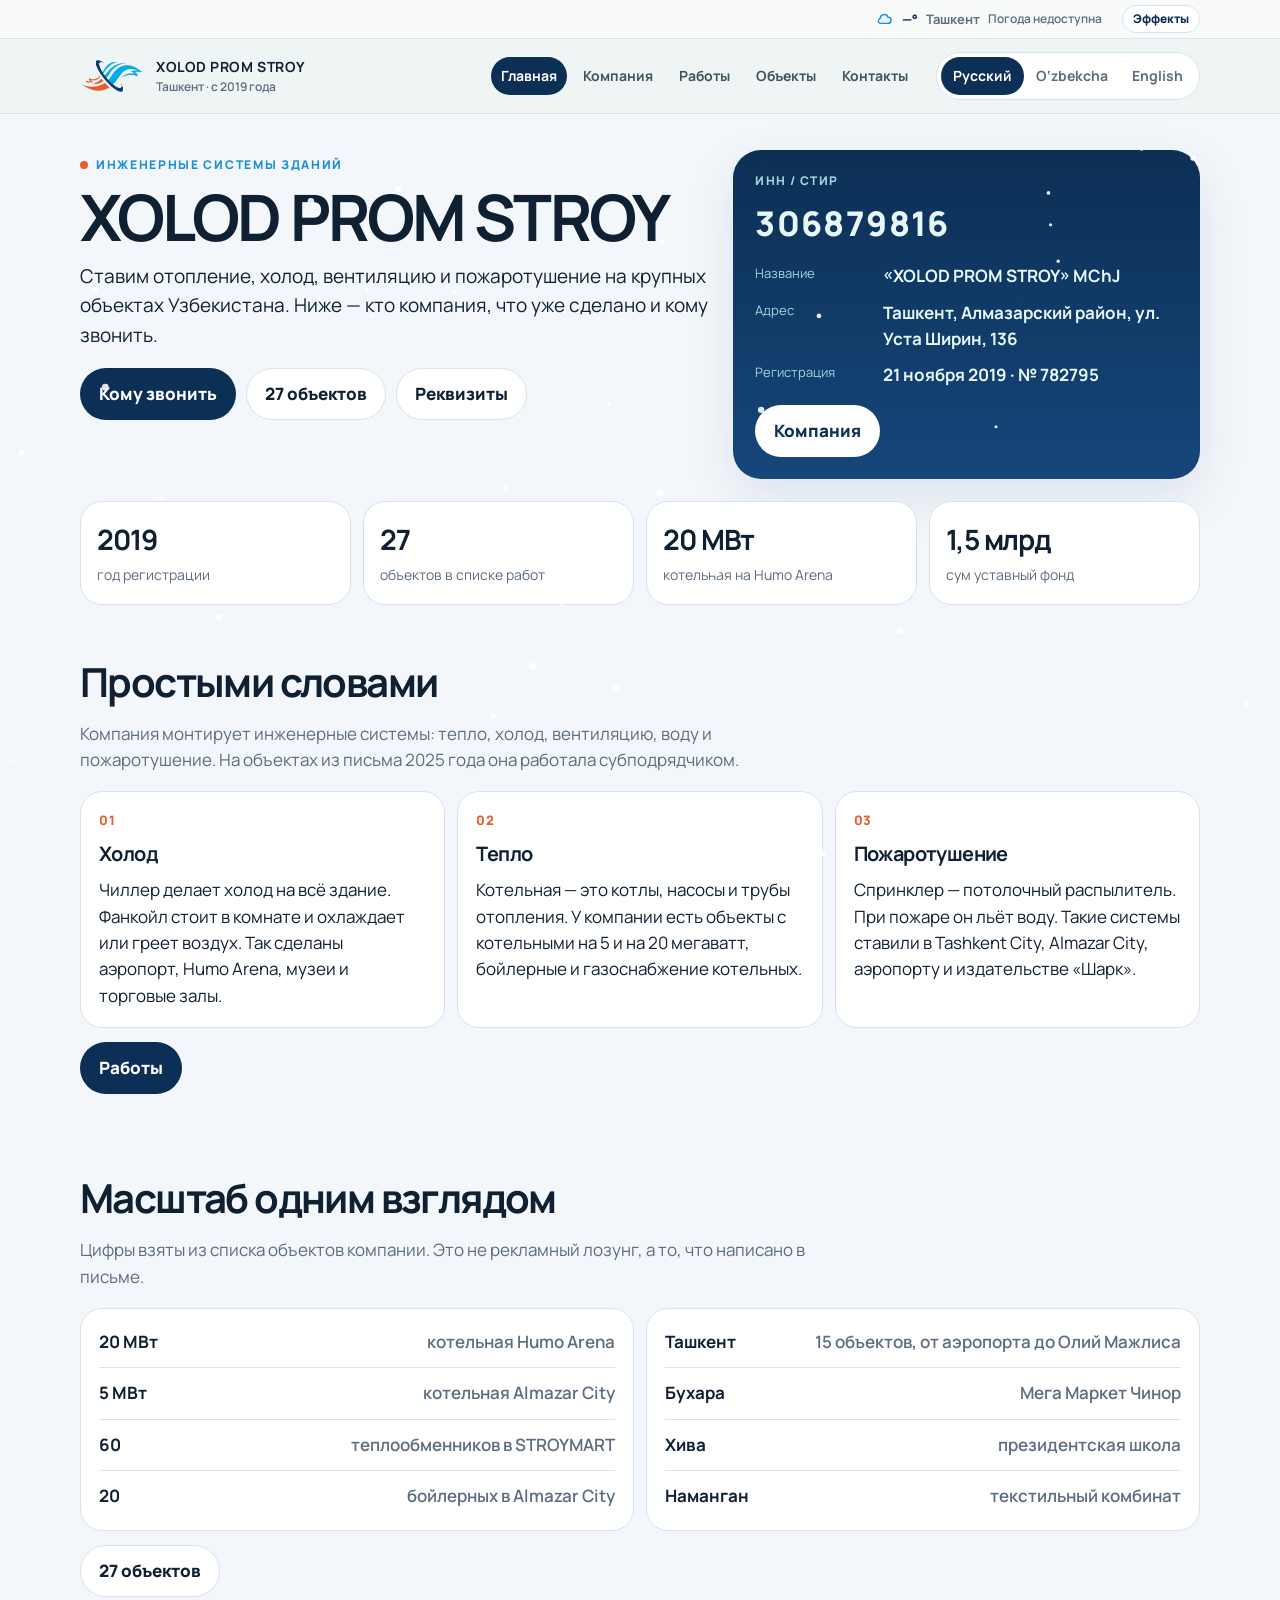
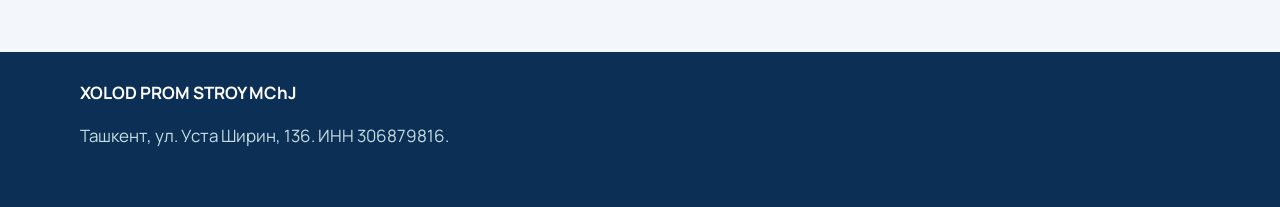
<file: index.html>
<!DOCTYPE html>
<html lang="ru">
<head>
  <meta charset="utf-8">
  <meta name="viewport" content="width=device-width, initial-scale=1, viewport-fit=cover">
  <meta name="theme-color" content="#0c2f55">
  <link rel="icon" href="img/favicon.png" type="image/png">
  <title>XOLOD PROM STROY — инженерные системы, Ташкент</title>
  <meta name="description" content="ООО XOLOD PROM STROY, Ташкент. Монтаж отопления, холода, вентиляции и пожаротушения. ИНН 306879816. 27 объектов.">
  <link rel="preconnect" href="https://fonts.googleapis.com">
  <link rel="preconnect" href="https://fonts.gstatic.com" crossorigin>
  <link href="https://fonts.googleapis.com/css2?family=Manrope:wght@400;500;600;700;800&display=swap" rel="stylesheet">
  <link rel="stylesheet" href="css/style.css">
  <link rel="stylesheet" href="css/season.css">
</head>
<body data-page="home" data-title="titleHome">
  <a class="skip" href="#main">К содержанию</a>
  <header class="top">
    <div class="wrap top-inner">
      <a class="brand" href="index.html"><img class="logo" src="img/logo.png" alt="XOLOD PROM STROY"><div><b>XOLOD PROM STROY</b><span data-i18n="brandSub">Ташкент · с 2019 года</span></div></a>
      <button class="nav-toggle" id="menu" type="button" aria-expanded="false" data-i18n="menu">Меню</button>
      <nav class="nav" id="nav">
        <a href="index.html" data-nav="home" data-i18n="navHome">Главная</a>
        <a href="company.html" data-nav="company" data-i18n="navCompany">Компания</a>
        <a href="services.html" data-nav="services" data-i18n="navServices">Работы</a>
        <a href="projects.html" data-nav="projects" data-i18n="navProjects">Объекты</a>
        <a href="contacts.html" data-nav="contacts" data-i18n="navContacts">Контакты</a>
      </nav>
      <div class="langs" role="group" aria-label="Language">
        <button type="button" data-lang="ru" aria-pressed="true">Русский</button>
        <button type="button" data-lang="uz" aria-pressed="false">O‘zbekcha</button>
        <button type="button" data-lang="en" aria-pressed="false">English</button>
      </div>
    </div>
  </header>
  <main id="main">
    <div class="wrap hero">
      <div class="hero-grid">
        <div>
          <p class="kicker"><i></i><span data-i18n="kicker">Инженерные системы зданий</span></p>
          <h1>XOLOD PROM STROY</h1>
          <p class="lead" data-i18n="lead">Ставим отопление, холод, вентиляцию и пожаротушение на крупных объектах Узбекистана. Ниже — кто компания, что уже сделано и кому звонить.</p>
          <div class="actions">
            <a class="btn primary" href="contacts.html" data-i18n="toContacts">Кому звонить</a>
            <a class="btn ghost" href="projects.html" data-i18n="toObjects">27 объектов</a>
            <a class="btn ghost" href="company.html" data-i18n="toFacts">Реквизиты</a>
          </div>
        </div>
        <aside class="passport">
          <div class="label" data-i18n="innLabel">ИНН / СТИР</div>
          <div class="inn">306879816</div>
          <dl>
            <div><dt data-i18n="nameLabel">Название</dt><dd>«XOLOD PROM STROY» MChJ</dd></div>
            <div><dt data-i18n="addrLabel">Адрес</dt><dd data-i18n="address">Ташкент, Алмазарский район, ул. Уста Ширин, 136</dd></div>
            <div><dt data-i18n="sinceLabel">Регистрация</dt><dd data-i18n="sinceValue">21 ноября 2019 · № 782795</dd></div>
          </dl>
          <a class="btn" style="margin-top:16px;background:#fff;color:#0c2f55" href="company.html" data-i18n="navCompany">Компания</a>
        </aside>
      </div>
      <div class="stats">
        <div class="stat"><b>2019</b><span data-i18n="statYear">год регистрации</span></div>
        <div class="stat"><b>27</b><span data-i18n="statObjects">объектов в списке работ</span></div>
        <div class="stat"><b>20 МВт</b><span data-i18n="statBoiler">котельная на Humo Arena</span></div>
        <div class="stat"><b data-i18n="statFund">1,5 млрд</b><span data-i18n="statFundLabel">сум уставный фонд</span></div>
      </div>
    </div>
    <section>
      <div class="wrap">
        <h2 data-i18n="plainTitle">Простыми словами</h2>
        <p class="sub" data-i18n="plainLead">Компания не продаёт холод в мешках. Она монтирует системы, без которых здание не греется, не охлаждается и не тушит пожар.</p>
        <div class="services">
          <article class="service"><div class="n">01</div><h3 data-i18n="s1t">Холод</h3><p data-i18n="s1p">Чиллер делает холод на всё здание. Фанкойл стоит в комнате и охлаждает или греет воздух.</p></article>
          <article class="service"><div class="n">02</div><h3 data-i18n="s2t">Тепло</h3><p data-i18n="s2p">Котельная — котлы, насосы и трубы. В списке есть котельные на 5 и на 20 мегаватт.</p></article>
          <article class="service"><div class="n">03</div><h3 data-i18n="s4t">Пожаротушение</h3><p data-i18n="s4p">Спринклер — потолочный распылитель. При пожаре он льёт воду.</p></article>
        </div>
        <p style="margin-top:14px"><a class="btn primary" href="services.html" data-i18n="navServices">Работы</a></p>
      </div>
    </section>
    <section>
      <div class="wrap">
        <h2 data-i18n="scaleTitle">Масштаб одним взглядом</h2>
        <p class="sub" data-i18n="scaleLead">Цифры взяты из списка объектов компании.</p>
        <div class="scale">
          <div class="panel">
            <div><b>20 МВт</b><span data-i18n="sc1">котельная Humo Arena</span></div>
            <div><b>5 МВт</b><span data-i18n="sc2">котельная Almazar City</span></div>
            <div><b>60</b><span data-i18n="sc3">теплообменников в STROYMART</span></div>
            <div><b>20</b><span data-i18n="sc4">бойлерных в Almazar City</span></div>
          </div>
          <div class="panel">
            <ul>
              <li><b data-i18n="tashkent">Ташкент</b><span data-i18n="ct1">15 объектов</span></li>
              <li><b data-i18n="bukhara">Бухара</b><span data-i18n="ct2">Мега Маркет Чинор</span></li>
              <li><b data-i18n="khiva">Хива</b><span data-i18n="ct3">президентская школа</span></li>
              <li><b data-i18n="namangan">Наманган</b><span data-i18n="ct5">текстильный комбинат</span></li>
            </ul>
          </div>
        </div>
        <p style="margin-top:14px"><a class="btn ghost" href="projects.html" data-i18n="toObjects">27 объектов</a></p>
      </div>
    </section>
  </main>
  <a class="dock" href="tel:+998977778533"><span data-i18n="dockLabel">Позвонить директору</span><strong>+998 97 777 85 33</strong></a>
  <footer><div class="wrap"><strong>XOLOD PROM STROY MChJ</strong><p data-i18n="footer">Ташкент, ул. Уста Ширин, 136. ИНН 306879816.</p></div></footer>
  <script src="js/site.js"></script>
  <script src="js/season.js"></script>
</body>
</html>
</file>
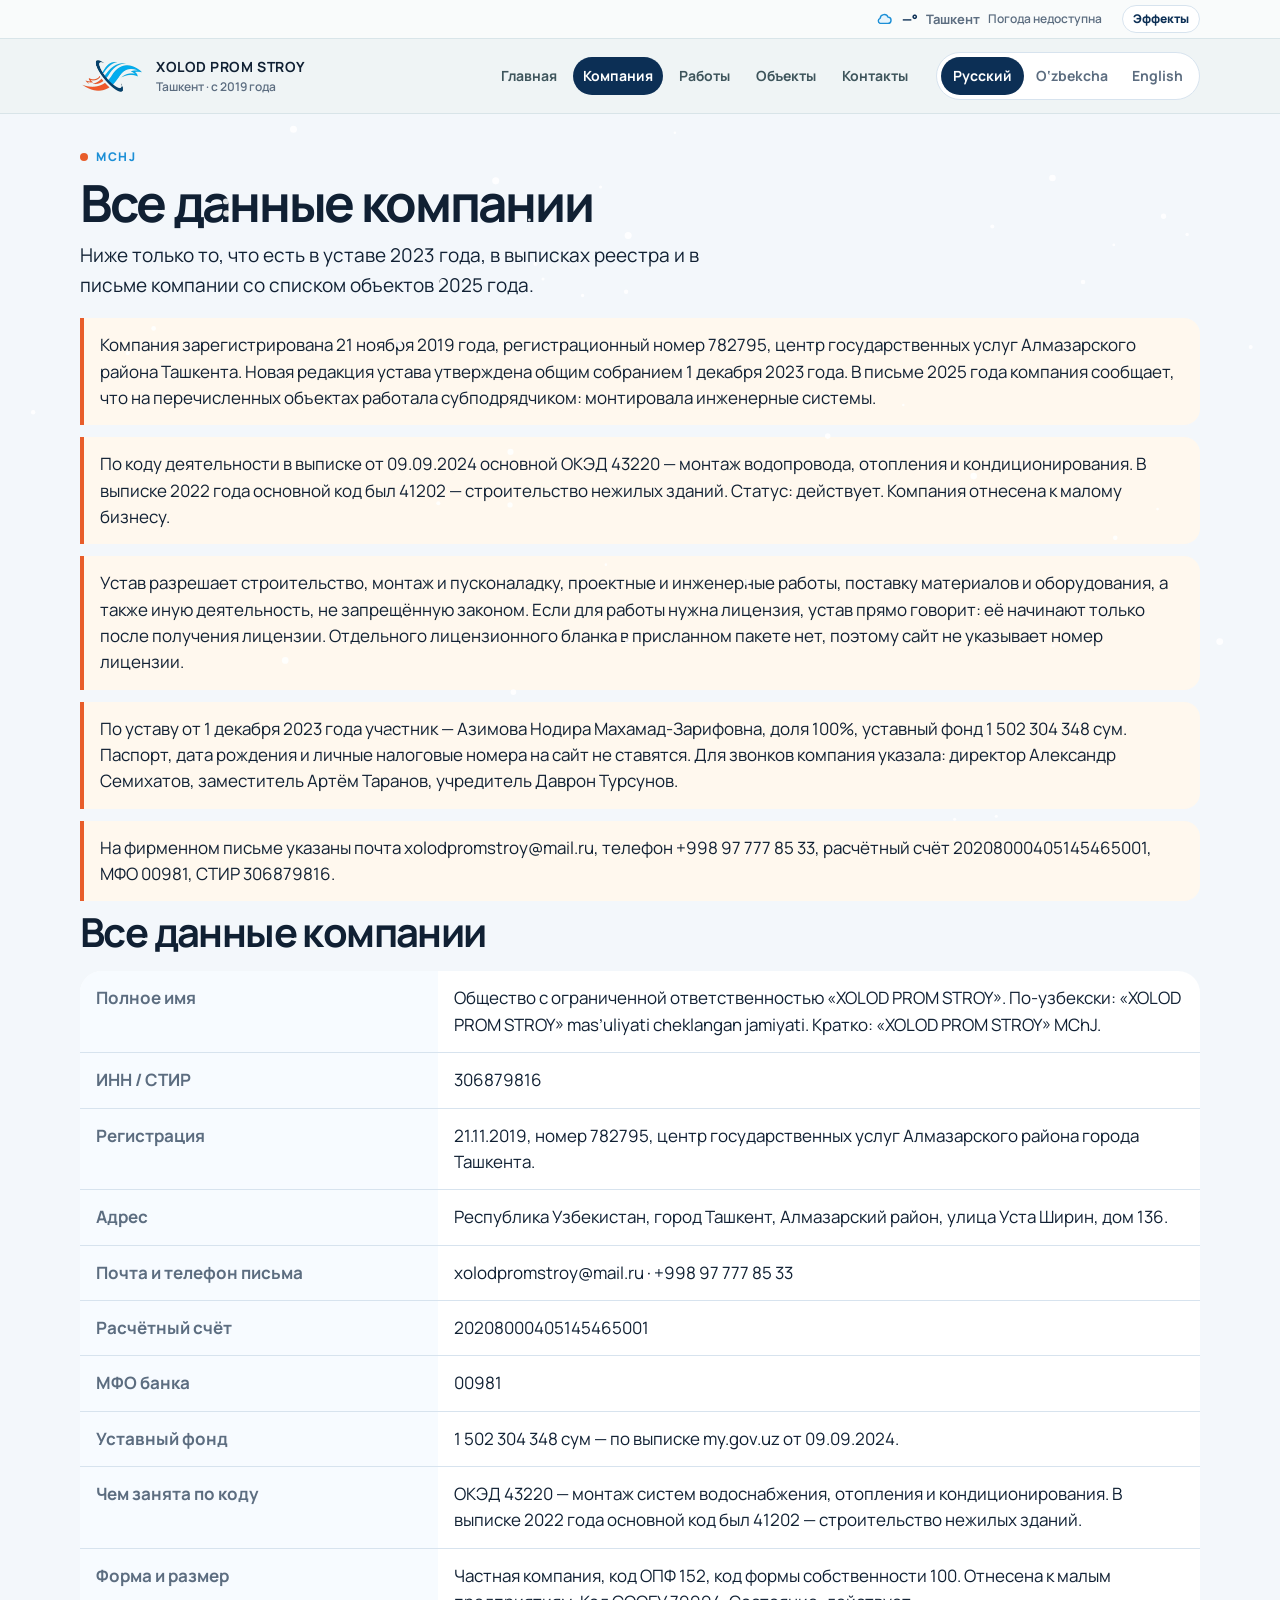
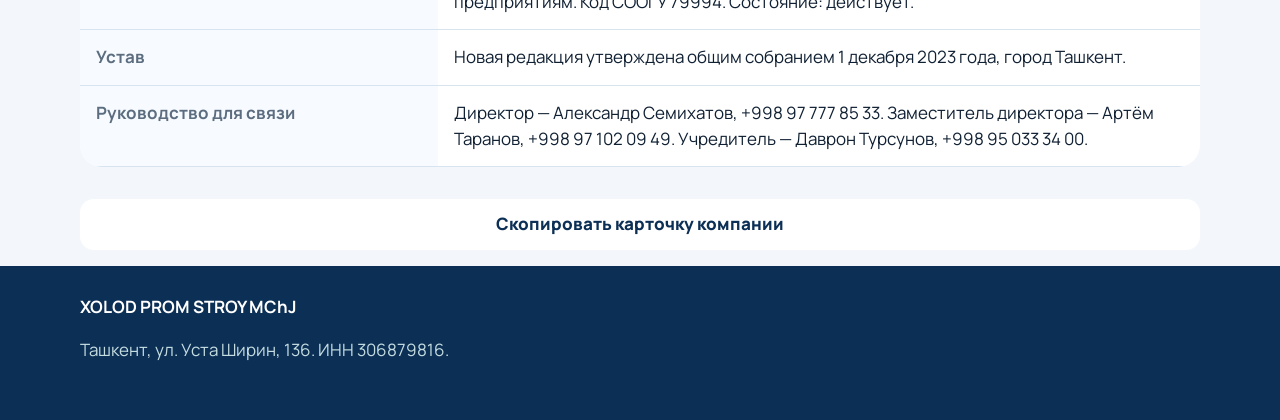
<file: company.html>
<!DOCTYPE html>
<html lang="ru">
<head>
  <meta charset="utf-8">
  <meta name="viewport" content="width=device-width, initial-scale=1, viewport-fit=cover">
  <meta name="theme-color" content="#0c2f55">
  <link rel="icon" href="img/favicon.png" type="image/png">
  <title>Компания XOLOD PROM STROY — реквизиты и устав</title>
  <meta name="description" content="Реквизиты ООО XOLOD PROM STROY: ИНН 306879816, адрес Уста Ширин 136, уставный фонд, коды деятельности.">
  <link rel="preconnect" href="https://fonts.googleapis.com">
  <link href="https://fonts.googleapis.com/css2?family=Manrope:wght@400;500;600;700;800&display=swap" rel="stylesheet">
  <link rel="stylesheet" href="css/style.css">
  <link rel="stylesheet" href="css/season.css">
</head>
<body data-page="company" data-title="titleCompany">
  <header class="top"><div class="wrap top-inner">
    <a class="brand" href="index.html"><img class="logo" src="img/logo.png" alt="XOLOD PROM STROY"><div><b>XOLOD PROM STROY</b><span data-i18n="brandSub">Ташкент · с 2019 года</span></div></a>
    <button class="nav-toggle" id="menu" type="button" aria-expanded="false" data-i18n="menu">Меню</button>
    <nav class="nav" id="nav">
      <a href="index.html" data-nav="home" data-i18n="navHome">Главная</a>
      <a href="company.html" data-nav="company" data-i18n="navCompany">Компания</a>
      <a href="services.html" data-nav="services" data-i18n="navServices">Работы</a>
      <a href="projects.html" data-nav="projects" data-i18n="navProjects">Объекты</a>
      <a href="contacts.html" data-nav="contacts" data-i18n="navContacts">Контакты</a>
    </nav>
    <div class="langs"><button type="button" data-lang="ru">Русский</button><button type="button" data-lang="uz">O‘zbekcha</button><button type="button" data-lang="en">English</button></div>
  </div></header>
  <main class="wrap page-hero">
    <p class="kicker"><i></i> MChJ</p>
    <h1 data-i18n="factTitle">Все данные компании</h1>
    <p class="lead" data-i18n="coLead">Ниже только то, что есть в документах.</p>
    <div class="note" data-i18n="coHist"></div>
    <div class="note" data-i18n="coWork"></div>
    <div class="note" data-i18n="coCharter"></div>
    <div class="note" data-i18n="coPart"></div>
    <div class="note" data-i18n="coBank"></div>
    <h2 data-i18n="factTitle">Все данные компании</h2>
    <table class="facts">
      <tbody>
        <tr><th data-i18n="f1">Полное имя</th><td data-i18n="f1v"></td></tr>
        <tr><th data-i18n="f2">ИНН / СТИР</th><td>306879816</td></tr>
        <tr><th data-i18n="f3">Регистрация</th><td data-i18n="f3v"></td></tr>
        <tr><th data-i18n="f4">Адрес</th><td data-i18n="f4v"></td></tr>
        <tr><th data-i18n="f5">Почта и телефон письма</th><td>xolodpromstroy@mail.ru · +998 97 777 85 33</td></tr>
        <tr><th data-i18n="f6">Расчётный счёт</th><td>20208000405145465001</td></tr>
        <tr><th data-i18n="f7">МФО банка</th><td>00981</td></tr>
        <tr><th data-i18n="f8">Уставный фонд</th><td data-i18n="f8v"></td></tr>
        <tr><th data-i18n="f9">Чем занята по коду</th><td data-i18n="f9v"></td></tr>
        <tr><th data-i18n="f10">Форма и размер</th><td data-i18n="f10v"></td></tr>
        <tr><th data-i18n="f11">Устав</th><td data-i18n="f11v"></td></tr>
        <tr><th data-i18n="f12">Руководство для связи</th><td data-i18n="f12v"></td></tr>
      </tbody>
    </table>
    <p style="margin:16px 0"><button class="copy" id="copy-card" type="button" data-i18n="copyCard">Скопировать карточку компании</button></p>
  </main>
  <a class="dock" href="tel:+998977778533"><span data-i18n="dockLabel">Позвонить директору</span><strong>+998 97 777 85 33</strong></a>
  <footer><div class="wrap"><strong>XOLOD PROM STROY MChJ</strong><p data-i18n="footer"></p></div></footer>
  <script src="js/site.js"></script>
  <script src="js/season.js"></script>
</body>
</html>
</file>
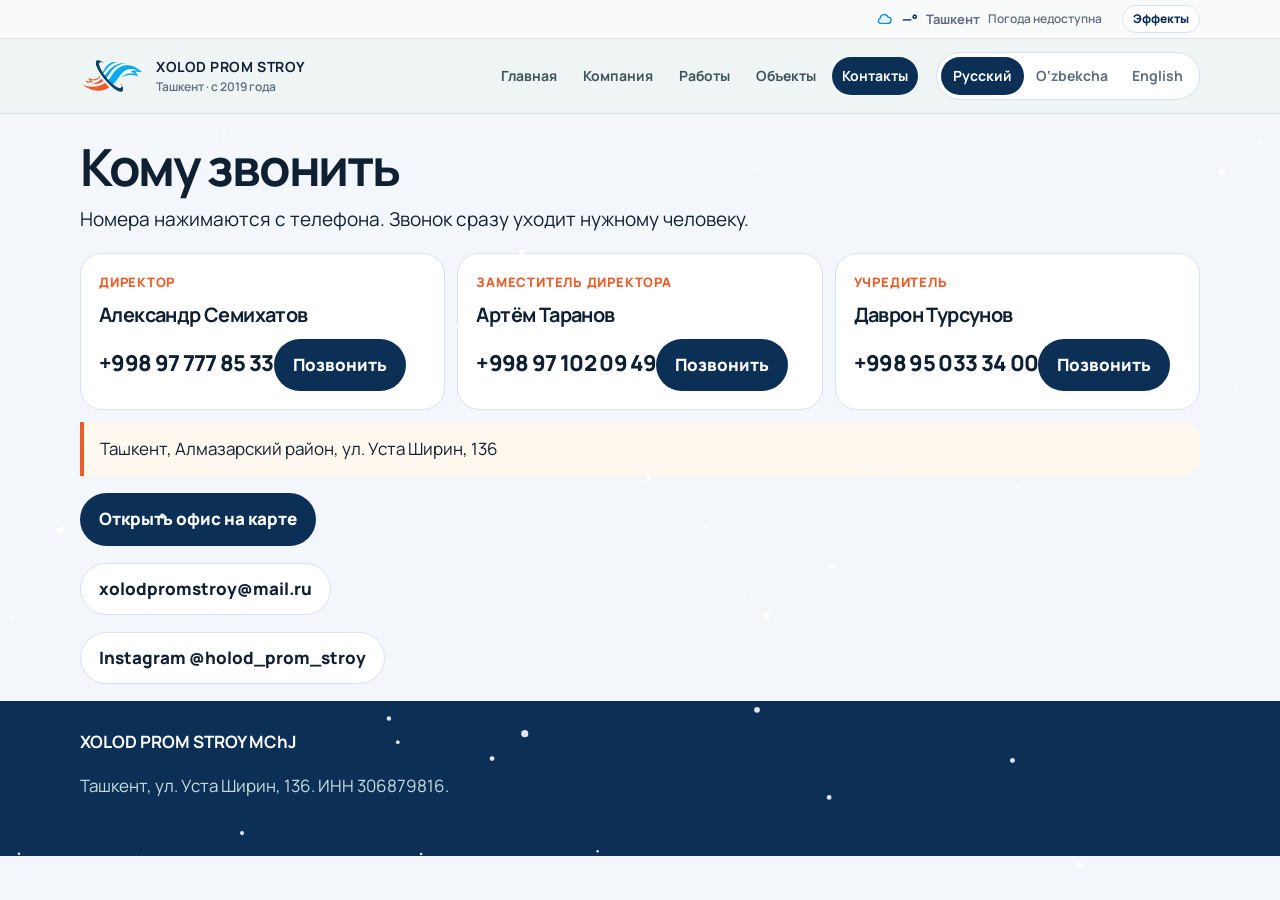
<file: contacts.html>
<!DOCTYPE html>
<html lang="ru">
<head>
  <meta charset="utf-8">
  <meta name="viewport" content="width=device-width, initial-scale=1, viewport-fit=cover">
  <meta name="theme-color" content="#0c2f55">
  <link rel="icon" href="img/favicon.png" type="image/png">
  <title>Контакты XOLOD PROM STROY</title>
  <meta name="description" content="Директор Александр Семихатов +998977778533, заместитель Артём Таранов, учредитель Даврон Турсунов. Ташкент, Уста Ширин 136.">
  <link href="https://fonts.googleapis.com/css2?family=Manrope:wght@400;500;600;700;800&display=swap" rel="stylesheet">
  <link rel="stylesheet" href="css/style.css">
  <link rel="stylesheet" href="css/season.css">
</head>
<body data-page="contacts" data-title="titleContacts">
  <header class="top"><div class="wrap top-inner">
    <a class="brand" href="index.html"><img class="logo" src="img/logo.png" alt="XOLOD PROM STROY"><div><b>XOLOD PROM STROY</b><span data-i18n="brandSub">Ташкент · с 2019 года</span></div></a>
    <button class="nav-toggle" id="menu" type="button" aria-expanded="false" data-i18n="menu">Меню</button>
    <nav class="nav" id="nav">
      <a href="index.html" data-nav="home" data-i18n="navHome">Главная</a>
      <a href="company.html" data-nav="company" data-i18n="navCompany">Компания</a>
      <a href="services.html" data-nav="services" data-i18n="navServices">Работы</a>
      <a href="projects.html" data-nav="projects" data-i18n="navProjects">Объекты</a>
      <a href="contacts.html" data-nav="contacts" data-i18n="navContacts">Контакты</a>
    </nav>
    <div class="langs"><button type="button" data-lang="ru">Русский</button><button type="button" data-lang="uz">O‘zbekcha</button><button type="button" data-lang="en">English</button></div>
  </div></header>
  <main class="wrap page-hero">
    <h1 data-i18n="callTitle">Кому звонить</h1>
    <p class="lead" data-i18n="callLead"></p>
    <div class="people">
      <article class="person"><div class="role" data-i18n="roleDir">Директор</div><h3 data-i18n="nameDir">Александр Семихатов</h3><a class="phone" href="tel:+998977778533">+998 97 777 85 33</a><a class="btn primary" href="tel:+998977778533" data-i18n="call">Позвонить</a></article>
      <article class="person"><div class="role" data-i18n="roleDep">Заместитель директора</div><h3 data-i18n="nameDep">Артём Таранов</h3><a class="phone" href="tel:+998971020949">+998 97 102 09 49</a><a class="btn primary" href="tel:+998971020949" data-i18n="call">Позвонить</a></article>
      <article class="person"><div class="role" data-i18n="roleFou">Учредитель</div><h3 data-i18n="nameFou">Даврон Турсунов</h3><a class="phone" href="tel:+998950333400">+998 95 033 34 00</a><a class="btn primary" href="tel:+998950333400" data-i18n="call">Позвонить</a></article>
    </div>
    <p class="note" data-i18n="address">Ташкент, Алмазарский район, ул. Уста Ширин, 136</p>
    <p><a class="btn primary" href="https://yandex.uz/maps/?text=%D0%A3%D1%81%D1%82%D0%B0%20%D0%A8%D0%B8%D1%80%D0%B8%D0%BD%20136%20%D0%A2%D0%B0%D1%88%D0%BA%D0%B5%D0%BD%D1%82" target="_blank" rel="noopener" data-i18n="openMap">Открыть офис на карте</a></p>
    <p><a class="btn ghost" href="mailto:xolodpromstroy@mail.ru">xolodpromstroy@mail.ru</a></p>
    <p><a class="btn ghost" href="https://www.instagram.com/holod_prom_stroy/" target="_blank" rel="noopener">Instagram @holod_prom_stroy</a></p>
  </main>
  <a class="dock" href="tel:+998977778533"><span data-i18n="dockLabel">Позвонить директору</span><strong>+998 97 777 85 33</strong></a>
  <footer><div class="wrap"><strong>XOLOD PROM STROY MChJ</strong><p data-i18n="footer"></p></div></footer>
  <script src="js/site.js"></script>
  <script src="js/season.js"></script>
</body>
</html>
</file>
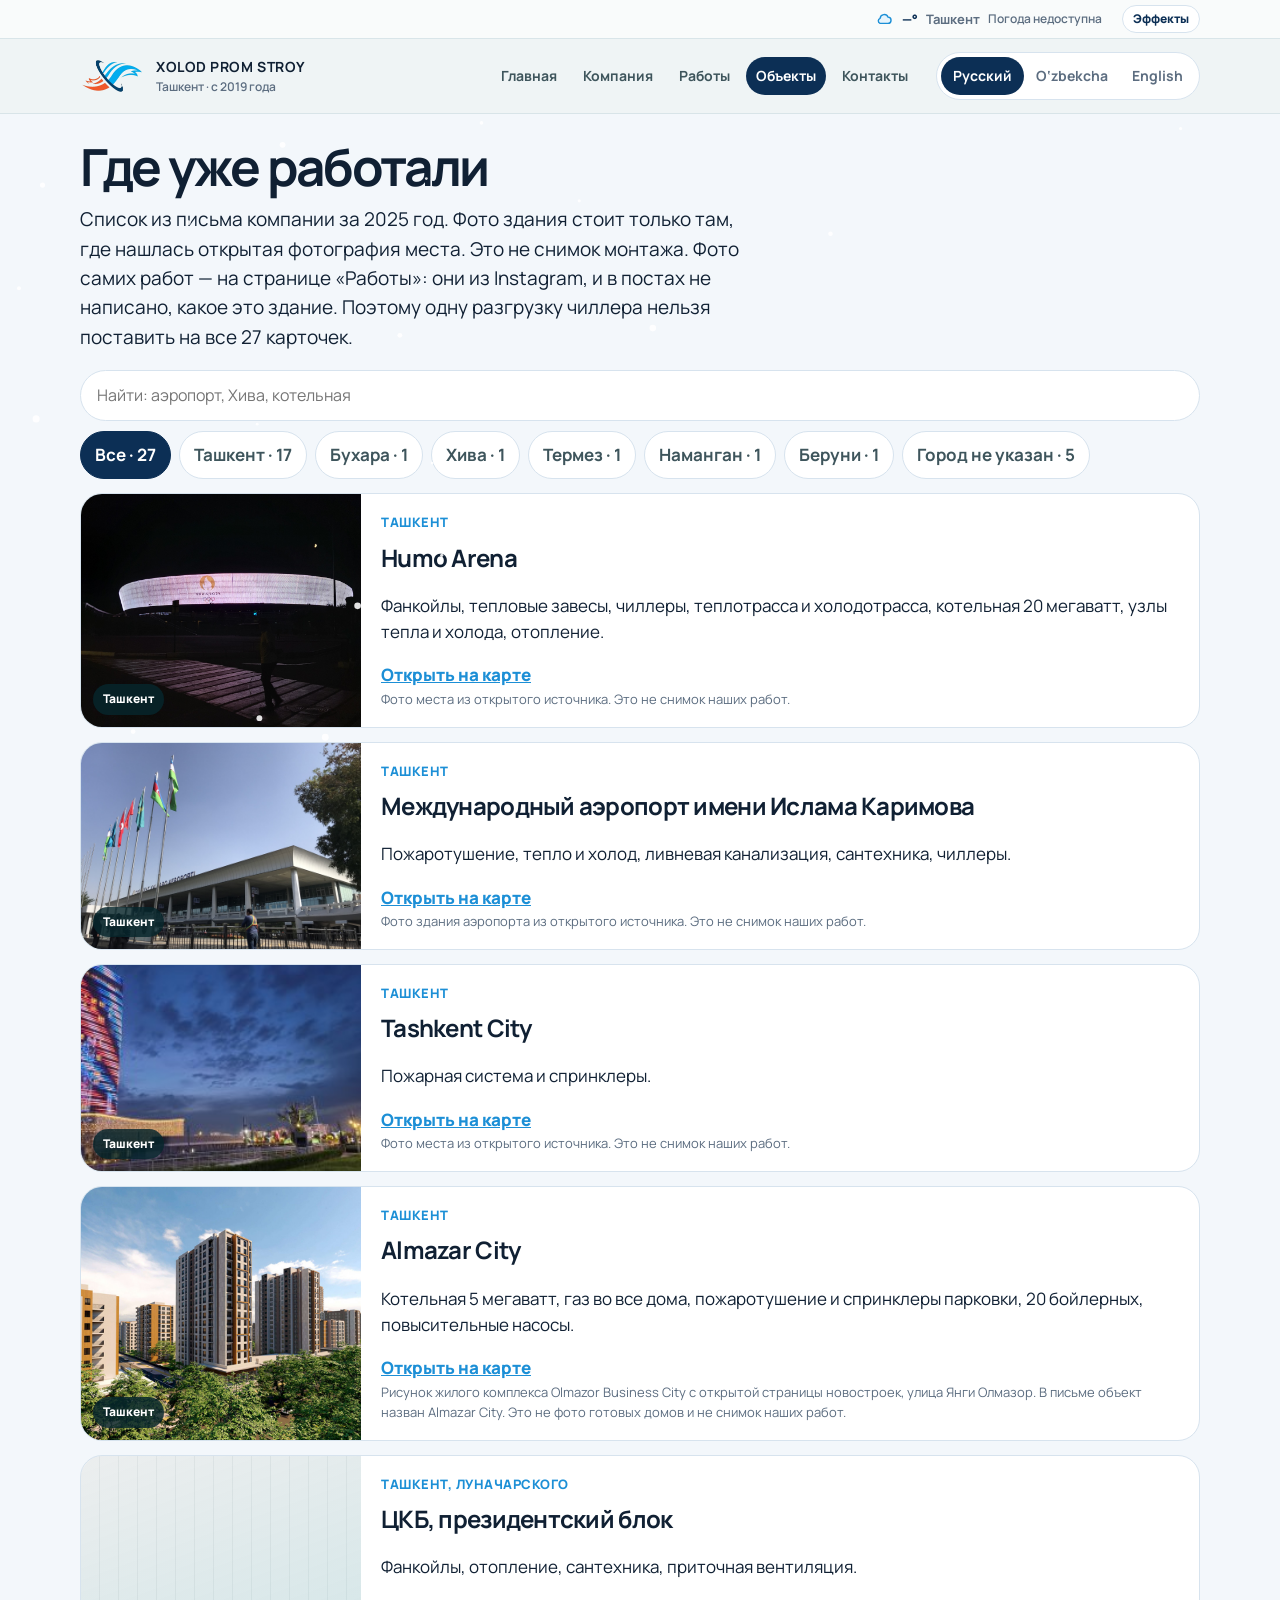
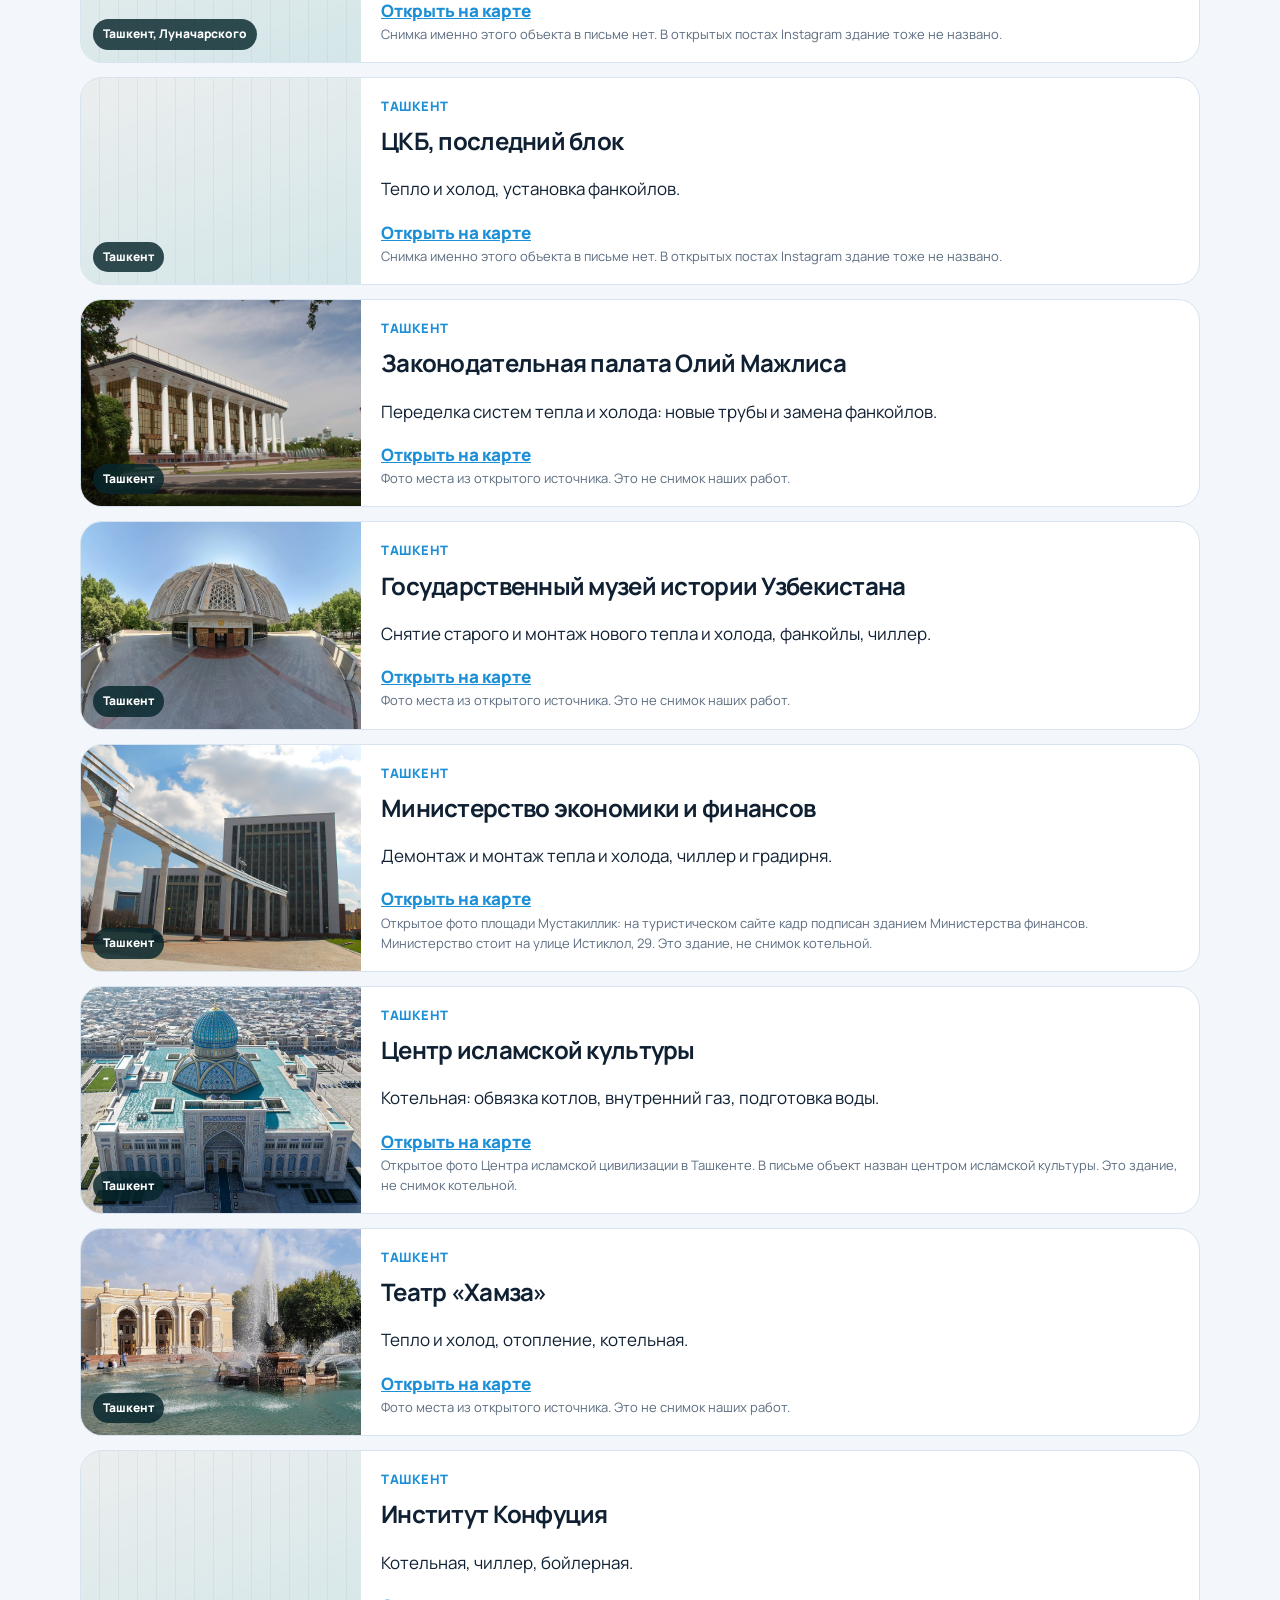
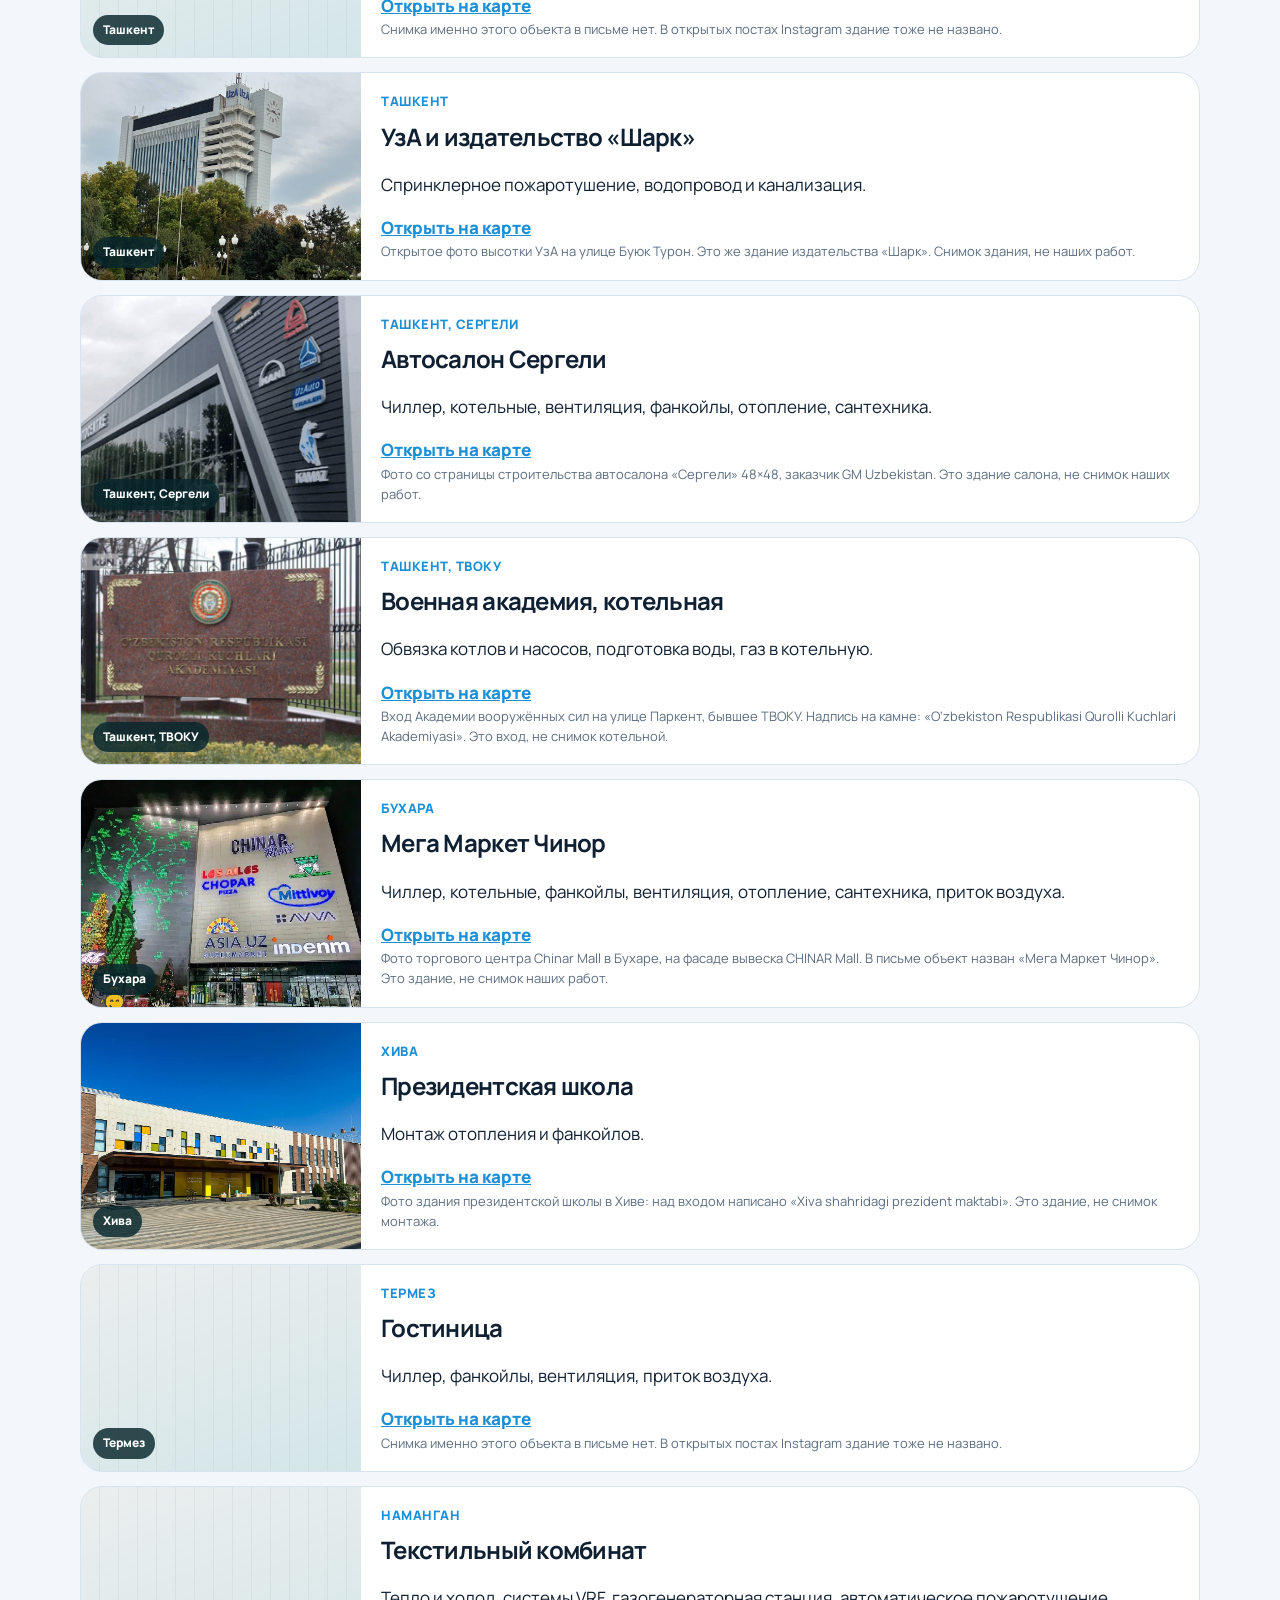
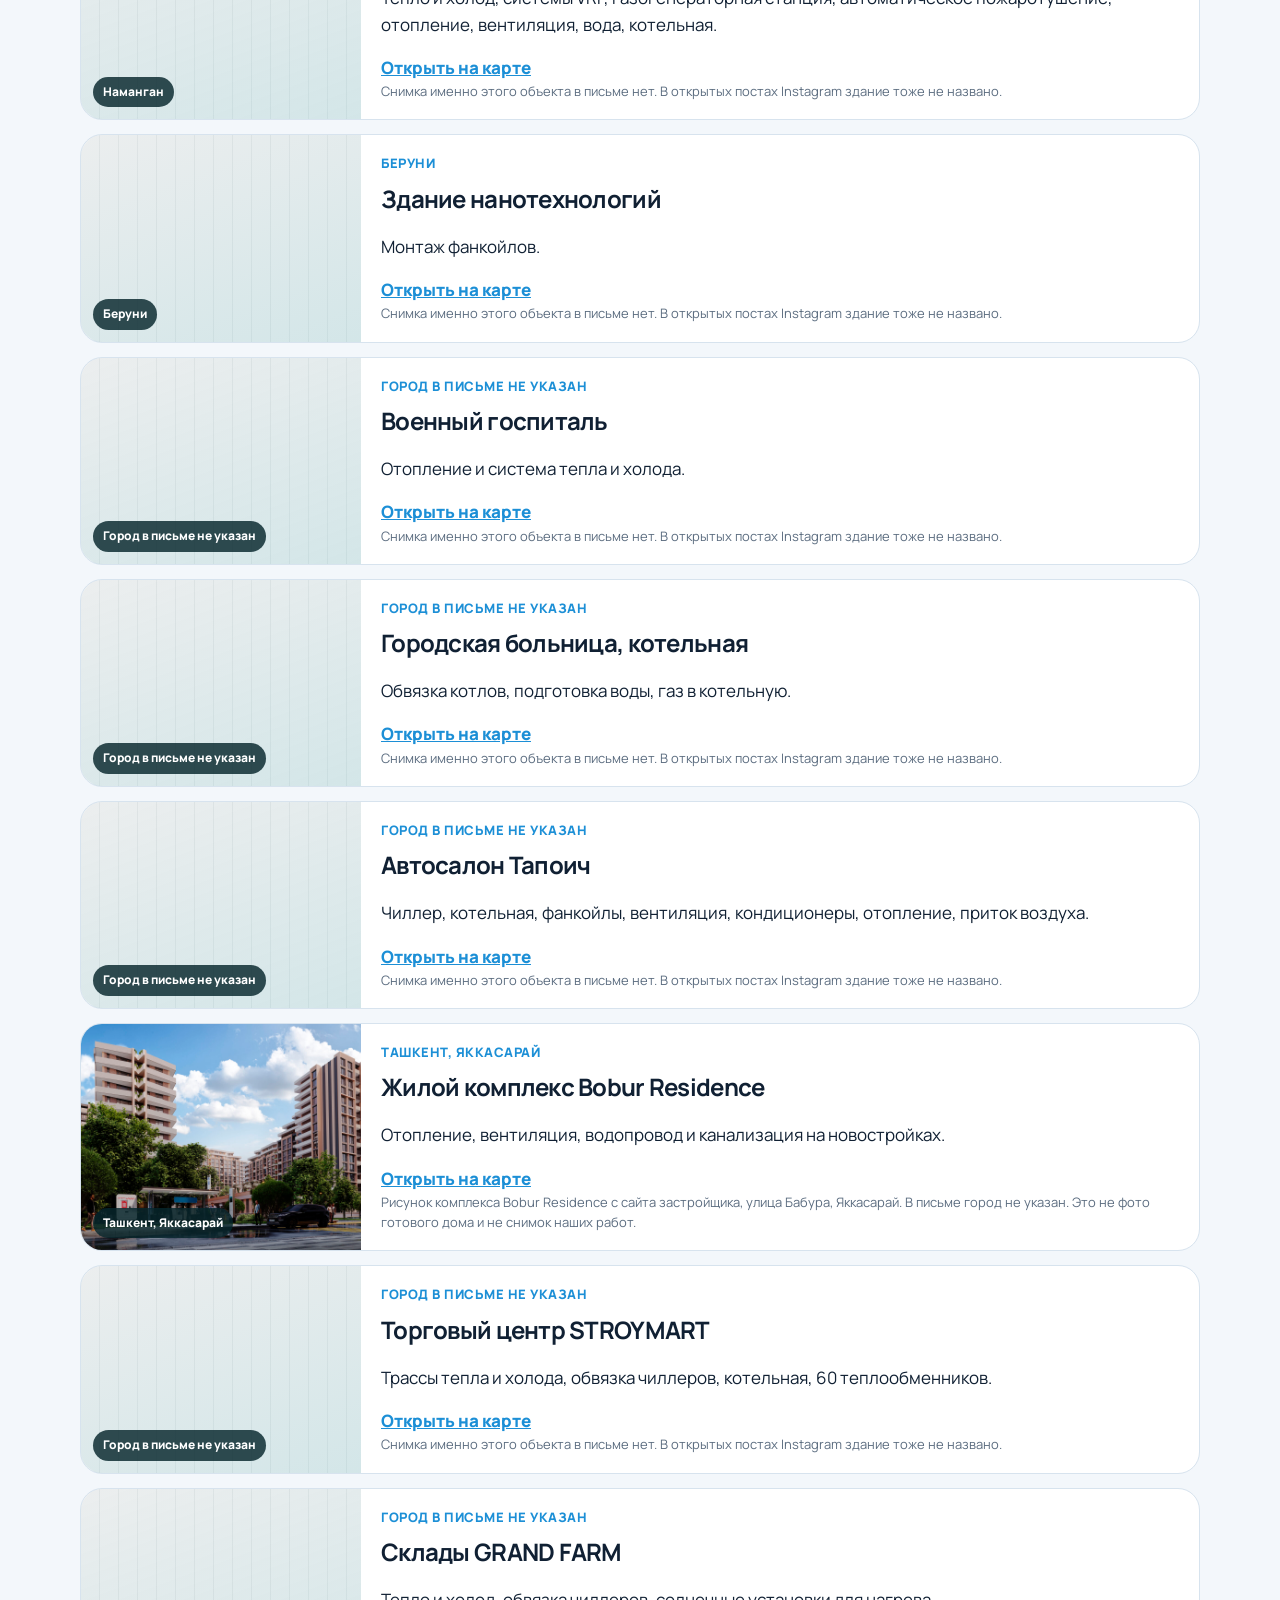
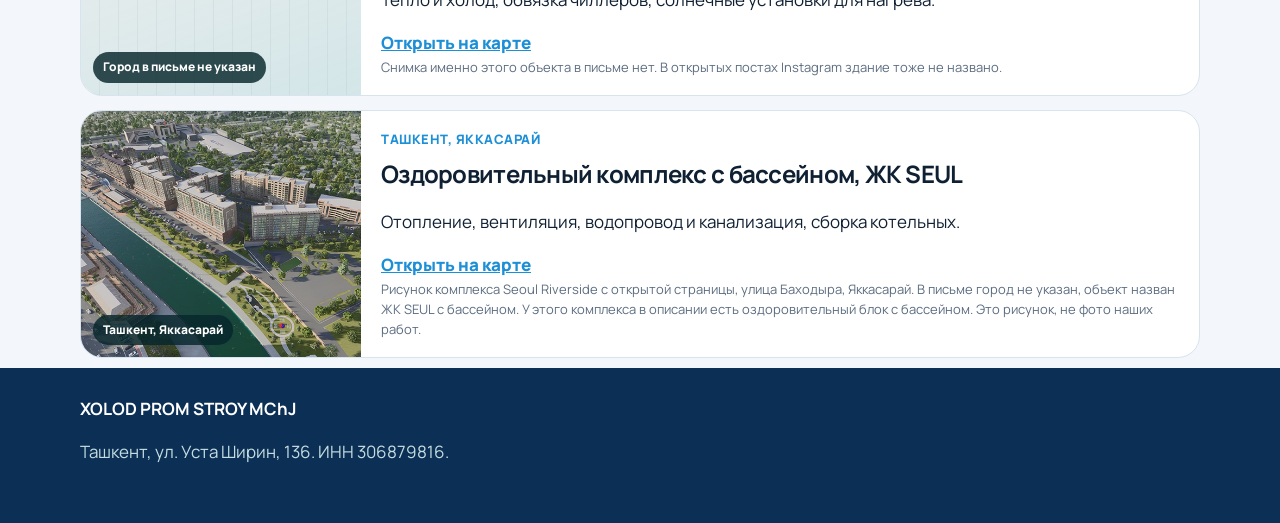
<file: projects.html>
<!DOCTYPE html>
<html lang="ru">
<head>
  <meta charset="utf-8">
  <meta name="viewport" content="width=device-width, initial-scale=1, viewport-fit=cover">
  <meta name="theme-color" content="#0c2f55">
  <link rel="icon" href="img/favicon.png" type="image/png">
  <title>Объекты XOLOD PROM STROY</title>
  <meta name="description" content="27 объектов XOLOD PROM STROY: Humo Arena, аэропорт Ташкента, Олий Мажлис, Бухара, Хива, Наманган и другие.">
  <link href="https://fonts.googleapis.com/css2?family=Manrope:wght@400;500;600;700;800&display=swap" rel="stylesheet">
  <link rel="stylesheet" href="css/style.css">
  <link rel="stylesheet" href="css/season.css">
</head>
<body data-page="projects" data-title="titleProjects">
  <header class="top"><div class="wrap top-inner">
    <a class="brand" href="index.html"><img class="logo" src="img/logo.png" alt="XOLOD PROM STROY"><div><b>XOLOD PROM STROY</b><span data-i18n="brandSub">Ташкент · с 2019 года</span></div></a>
    <button class="nav-toggle" id="menu" type="button" aria-expanded="false" data-i18n="menu">Меню</button>
    <nav class="nav" id="nav">
      <a href="index.html" data-nav="home" data-i18n="navHome">Главная</a>
      <a href="company.html" data-nav="company" data-i18n="navCompany">Компания</a>
      <a href="services.html" data-nav="services" data-i18n="navServices">Работы</a>
      <a href="projects.html" data-nav="projects" data-i18n="navProjects">Объекты</a>
      <a href="contacts.html" data-nav="contacts" data-i18n="navContacts">Контакты</a>
    </nav>
    <div class="langs"><button type="button" data-lang="ru">Русский</button><button type="button" data-lang="uz">O‘zbekcha</button><button type="button" data-lang="en">English</button></div>
  </div></header>
  <main class="wrap page-hero">
    <h1 data-i18n="objTitle">Где уже работали</h1>
    <p class="lead" data-i18n="objLead"></p>
    <div class="toolbar">
      <input class="search" id="q" type="search" placeholder="Найти: аэропорт, Хива, котельная">
      <div class="filters" id="filters"></div>
    </div>
    <div class="projects" id="projects"></div>
  </main>
  <a class="dock" href="tel:+998977778533"><span data-i18n="dockLabel">Позвонить директору</span><strong>+998 97 777 85 33</strong></a>
  <footer><div class="wrap"><strong>XOLOD PROM STROY MChJ</strong><p data-i18n="footer"></p></div></footer>
  <script src="js/site.js"></script>
  <script src="js/season.js"></script>
</body>
</html>
</file>
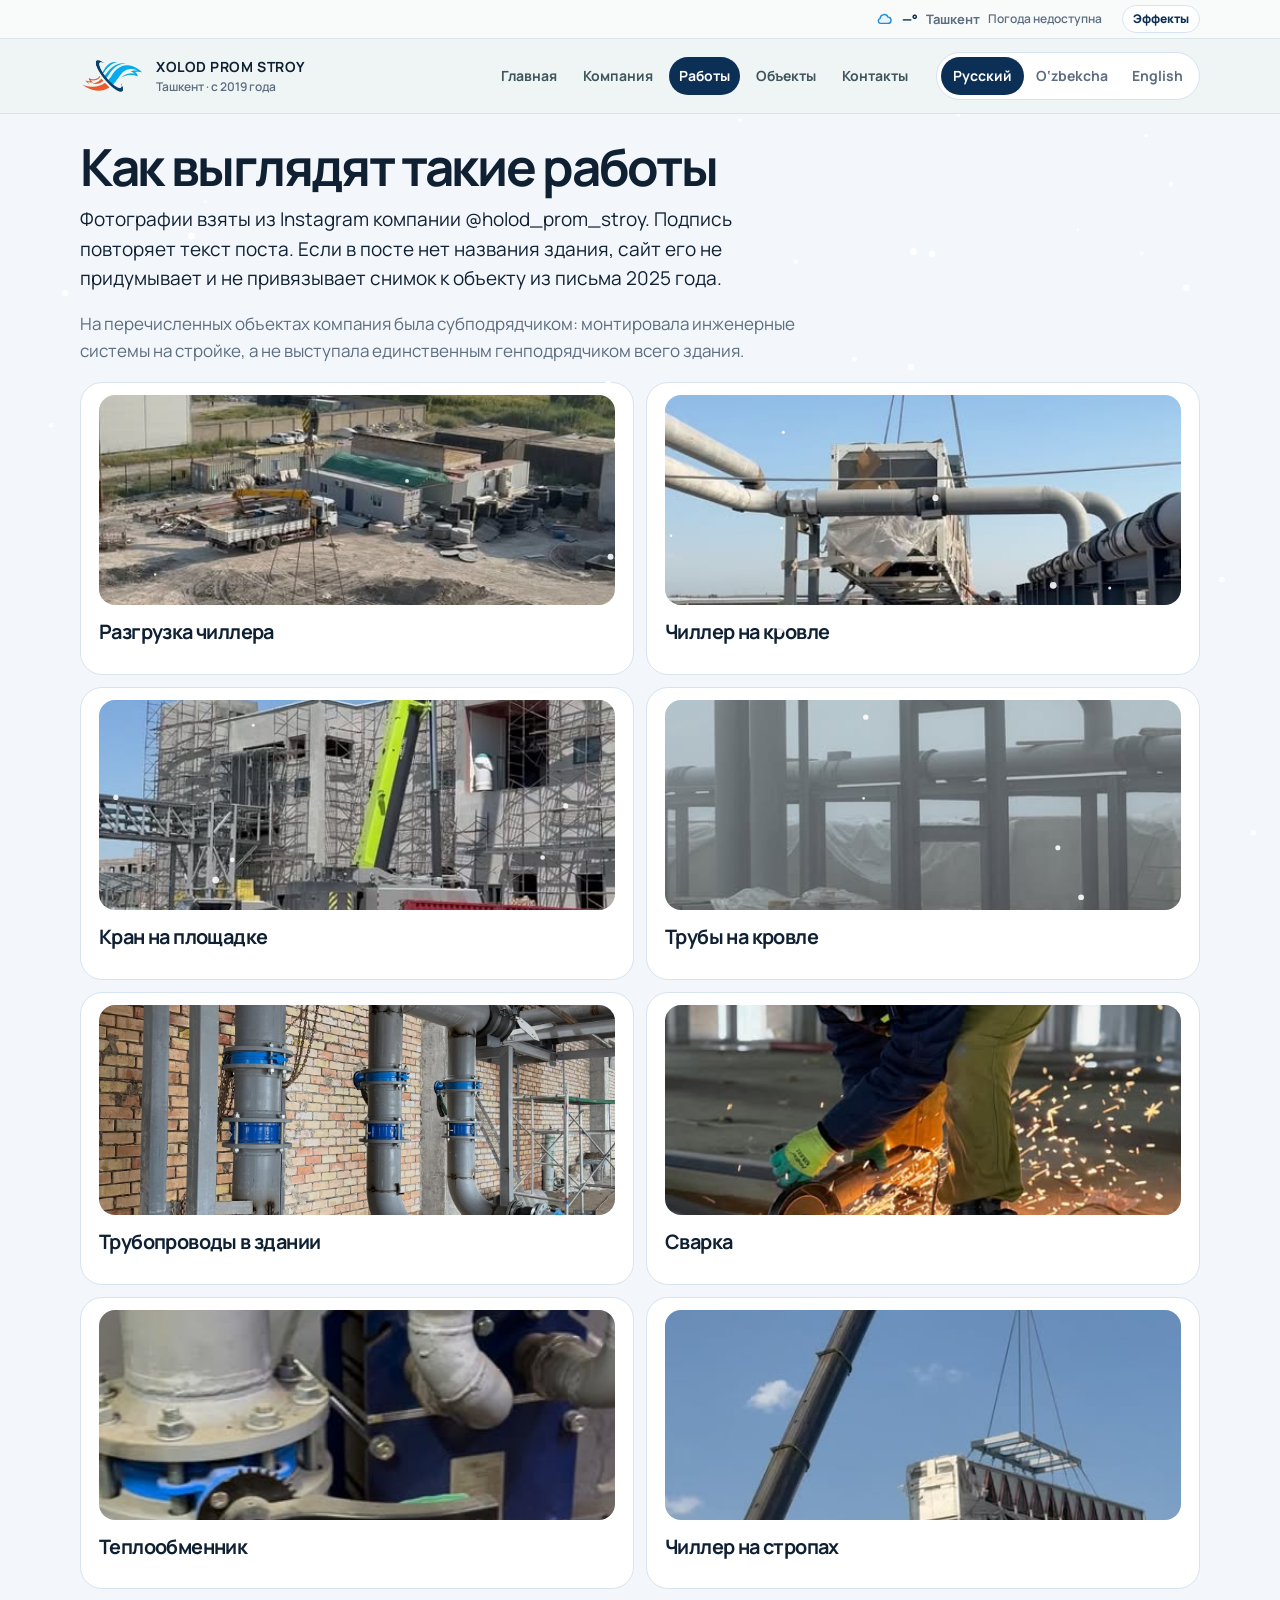
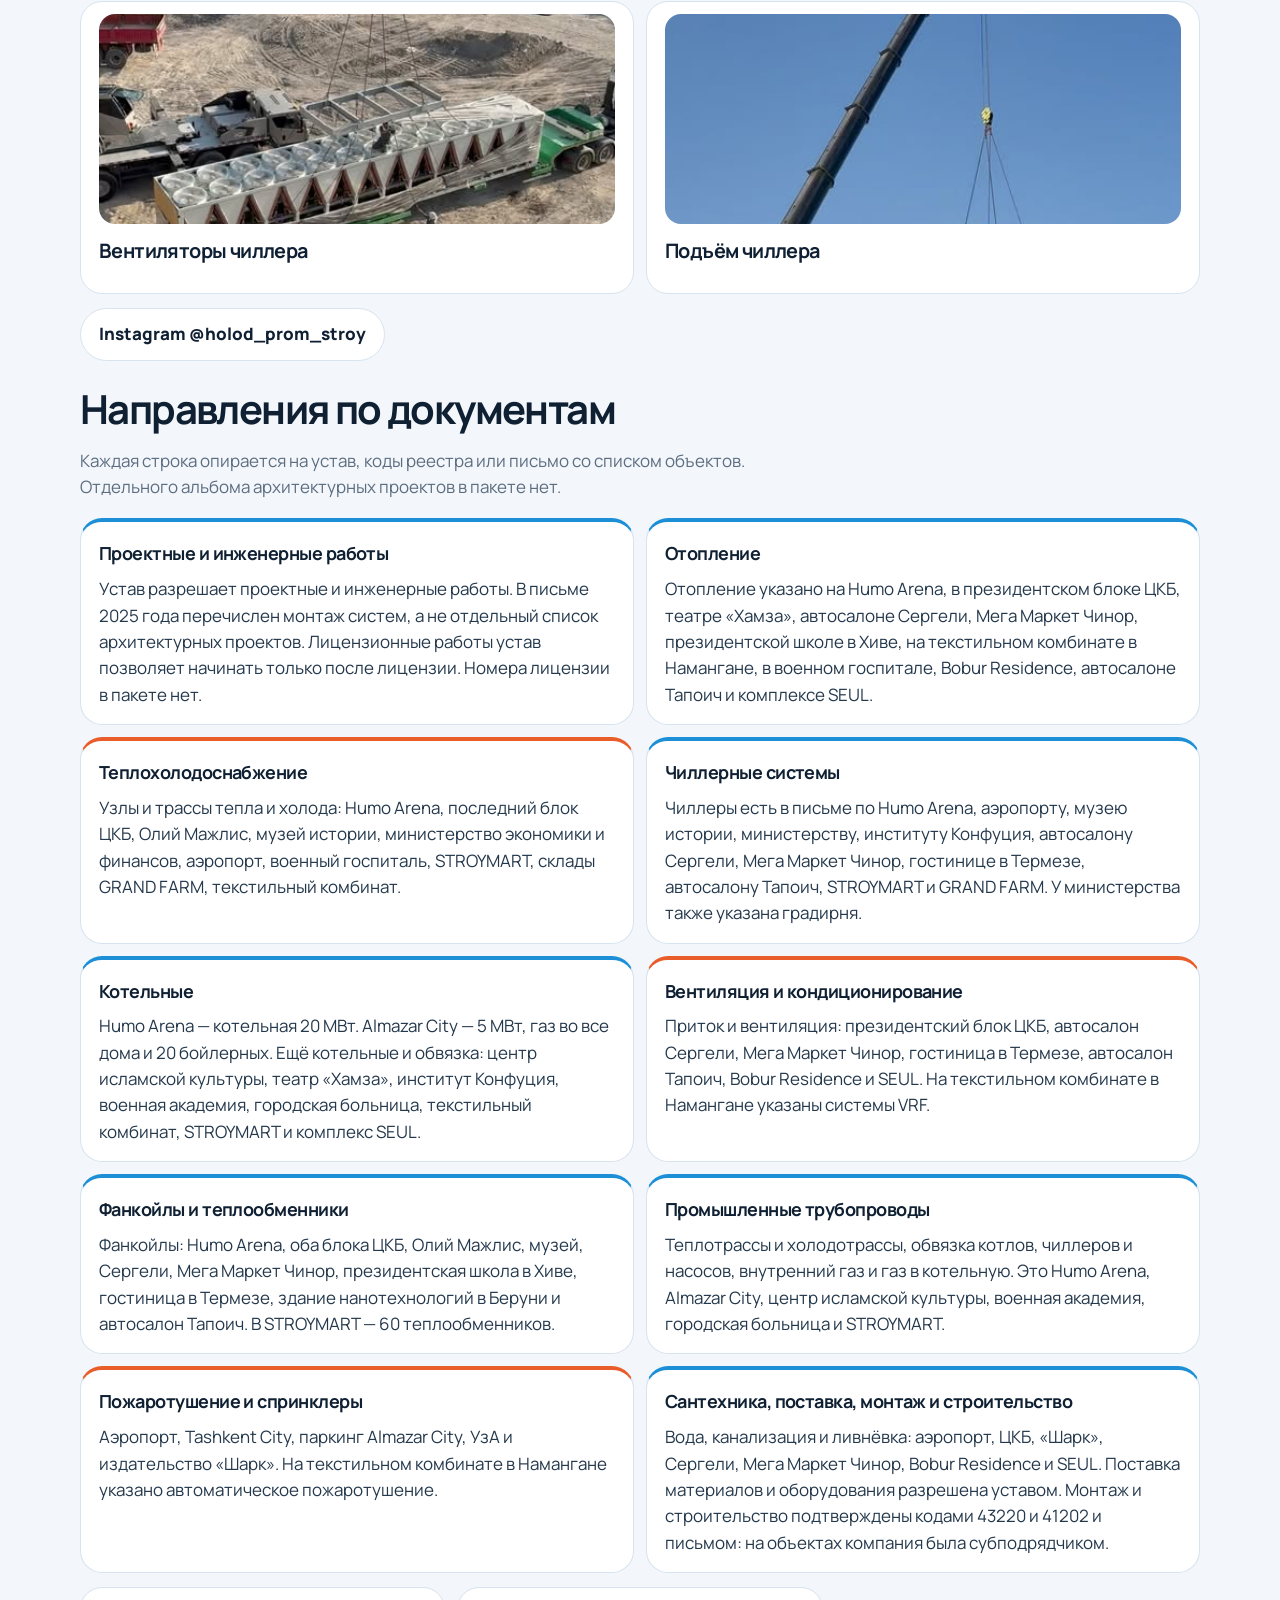
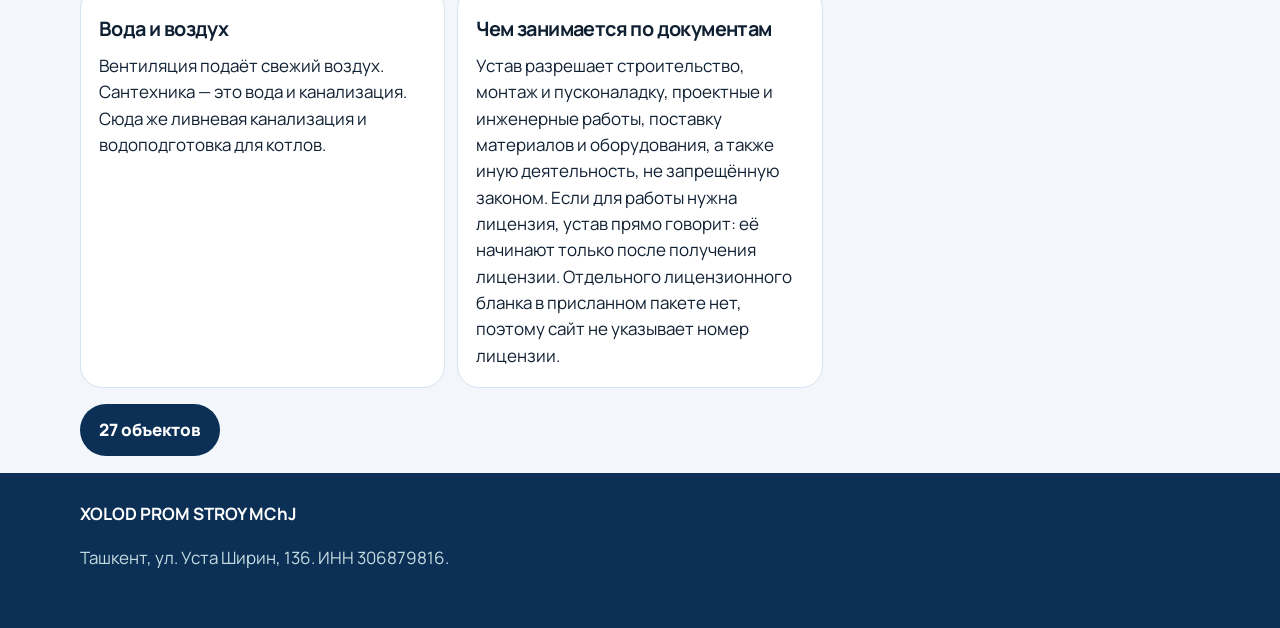
<file: services.html>
<!DOCTYPE html>
<html lang="ru">
<head>
  <meta charset="utf-8">
  <meta name="viewport" content="width=device-width, initial-scale=1, viewport-fit=cover">
  <meta name="theme-color" content="#0c2f55">
  <link rel="icon" href="img/favicon.png" type="image/png">
  <title>Работы XOLOD PROM STROY — тепло, холод, пожар</title>
  <meta name="description" content="Чиллеры, котельные, вентиляция, фанкойлы, теплообменники и спринклеры. Что XOLOD PROM STROY монтировала на объектах.">
  <link href="https://fonts.googleapis.com/css2?family=Manrope:wght@400;500;600;700;800&display=swap" rel="stylesheet">
  <link rel="stylesheet" href="css/style.css">
  <link rel="stylesheet" href="css/season.css">
</head>
<body data-page="services" data-title="titleServices">
  <header class="top"><div class="wrap top-inner">
    <a class="brand" href="index.html"><img class="logo" src="img/logo.png" alt="XOLOD PROM STROY"><div><b>XOLOD PROM STROY</b><span data-i18n="brandSub">Ташкент · с 2019 года</span></div></a>
    <button class="nav-toggle" id="menu" type="button" aria-expanded="false" data-i18n="menu">Меню</button>
    <nav class="nav" id="nav">
      <a href="index.html" data-nav="home" data-i18n="navHome">Главная</a>
      <a href="company.html" data-nav="company" data-i18n="navCompany">Компания</a>
      <a href="services.html" data-nav="services" data-i18n="navServices">Работы</a>
      <a href="projects.html" data-nav="projects" data-i18n="navProjects">Объекты</a>
      <a href="contacts.html" data-nav="contacts" data-i18n="navContacts">Контакты</a>
    </nav>
    <div class="langs"><button type="button" data-lang="ru">Русский</button><button type="button" data-lang="uz">O‘zbekcha</button><button type="button" data-lang="en">English</button></div>
  </div></header>
  <main class="wrap page-hero">
    <h1 data-i18n="worksTitle">Как выглядят такие работы</h1>
    <p class="lead" data-i18n="worksLead"></p>
    <p class="sub" data-i18n="s5p"></p>
    <div class="gallery">
      <article class="service"><img class="shot" src="img/ig-chiller-lift.jpg" alt=""><h3 data-i18n="w1t">Разгрузка чиллера</h3></article>
      <article class="service"><img class="shot" src="img/ig-chiller-roof.jpg" alt=""><h3 data-i18n="w2t">Чиллер на кровле</h3></article>
      <article class="service"><img class="shot" src="img/ig-crane.jpg" alt=""><h3 data-i18n="w3t">Кран на площадке</h3></article>
      <article class="service"><img class="shot" src="img/ig-roof-pipes.jpg" alt=""><h3 data-i18n="w4t">Трубы на кровле</h3></article>
      <article class="service"><img class="shot" src="img/ig-hall-pipes.jpg" alt=""><h3 data-i18n="w5t">Трубопроводы в здании</h3></article>
      <article class="service"><img class="shot" src="img/ig-weld.jpg" alt=""><h3 data-i18n="w6t">Сварка</h3></article>
      <article class="service"><img class="shot" src="img/ig-hex.jpg" alt=""><h3 data-i18n="w7t">Теплообменник</h3></article>
      <article class="service"><img class="shot" src="img/ig-chiller-air.jpg" alt=""><h3 data-i18n="w8t">Чиллер на стропах</h3></article>
      <article class="service"><img class="shot" src="img/ig-chiller-fans.jpg" alt=""><h3 data-i18n="w9t">Вентиляторы чиллера</h3></article>
      <article class="service"><img class="shot" src="img/ig-chiller-crane.jpg" alt=""><h3 data-i18n="w10t">Подъём чиллера</h3></article>
    </div>
    <p style="margin-top:14px"><a class="btn ghost" href="https://www.instagram.com/holod_prom_stroy/" target="_blank" rel="noopener">Instagram @holod_prom_stroy</a></p>
    <h2 data-i18n="linesTitle">Направления по документам</h2>
    <p class="sub" data-i18n="linesLead"></p>
    <div class="lines">
      <article class="line"><h3 data-i18n="d1t"></h3><p data-i18n="d1p"></p></article>
      <article class="line"><h3 data-i18n="d2t"></h3><p data-i18n="d2p"></p></article>
      <article class="line"><h3 data-i18n="d3t"></h3><p data-i18n="d3p"></p></article>
      <article class="line"><h3 data-i18n="d4t"></h3><p data-i18n="d4p"></p></article>
      <article class="line"><h3 data-i18n="d5t"></h3><p data-i18n="d5p"></p></article>
      <article class="line"><h3 data-i18n="d6t"></h3><p data-i18n="d6p"></p></article>
      <article class="line"><h3 data-i18n="d7t"></h3><p data-i18n="d7p"></p></article>
      <article class="line"><h3 data-i18n="d8t"></h3><p data-i18n="d8p"></p></article>
      <article class="line"><h3 data-i18n="d9t"></h3><p data-i18n="d9p"></p></article>
      <article class="line"><h3 data-i18n="d10t"></h3><p data-i18n="d10p"></p></article>
    </div>
    <div class="services" style="margin-top:14px">
      <article class="service"><h3 data-i18n="s3t">Вода и воздух</h3><p data-i18n="s3p"></p></article>
      <article class="service"><h3 data-i18n="s6t">Чем занимается по документам</h3><p data-i18n="coCharter"></p></article>
    </div>
    <p style="margin-top:16px"><a class="btn primary" href="projects.html" data-i18n="toObjects">27 объектов</a></p>
  </main>
  <a class="dock" href="tel:+998977778533"><span data-i18n="dockLabel">Позвонить директору</span><strong>+998 97 777 85 33</strong></a>
  <footer><div class="wrap"><strong>XOLOD PROM STROY MChJ</strong><p data-i18n="footer"></p></div></footer>
  <script src="js/site.js"></script>
  <script src="js/season.js"></script>
</body>
</html>
</file>
<file: css/style.css>
:root {
  --ink: #102033;
  --muted: #5c6d80;
  --line: #d7e3ee;
  --bg: #f3f7fb;
  --card: #fff;
  --deep: #0c2f55;
  --deep-2: #16467a;
  --teal: #1c8fd6;
  --gold: #e85d2a;
  --soft: #f7fbff;
  --shadow: 0 18px 50px rgba(12, 47, 85, 0.1);
}
* { box-sizing: border-box; }
html { scroll-behavior: smooth; }
body {
  margin: 0; color: var(--ink); background: var(--bg);
  font-family: Manrope, "Segoe UI", sans-serif; font-size: 17px; line-height: 1.55;
}
img { max-width: 100%; display: block; }
a { color: inherit; }
button, input { font: inherit; }
.wrap { width: min(1120px, calc(100% - 32px)); margin: 0 auto; }
.skip { position: absolute; left: 12px; top: -40px; background: #fff; padding: 8px 12px; }
.skip:focus { top: 12px; z-index: 50; }

.top {
  position: sticky; top: 0; z-index: 30;
  background: rgba(238, 244, 245, 0.94); backdrop-filter: blur(14px);
  border-bottom: 1px solid rgba(213, 227, 231, 0.9);
}
.top-inner { display: flex; align-items: center; gap: 18px; min-height: 74px; }
.brand { display: flex; align-items: center; gap: 12px; text-decoration: none; margin-right: auto; }
.logo { width: 64px; height: 38px; object-fit: contain; }
.mark {
  width: 42px; height: 42px; border-radius: 13px; background: var(--deep);
  display: grid; place-items: center; color: #d8fbff; font-weight: 800;
}
.brand b { display: block; font-size: 14px; letter-spacing: 0.04em; }
.brand span { display: block; color: var(--muted); font-size: 12px; font-weight: 600; }
.nav { display: flex; gap: 6px; align-items: center; }
.nav a {
  text-decoration: none; font-weight: 700; font-size: 14px; color: #3e555c;
  padding: 8px 10px; border-radius: 999px;
}
.nav a[aria-current="page"] { background: var(--deep); color: #fff; }
.langs { display: flex; padding: 4px; border-radius: 999px; background: #fff; border: 1px solid var(--line); }
.langs button {
  border: 0; background: transparent; color: var(--muted); border-radius: 999px;
  padding: 8px 12px; cursor: pointer; font-weight: 700; font-size: 14px;
}
.langs button[aria-pressed="true"] { background: var(--deep); color: #fff; }
.nav-toggle {
  display: none; border: 1px solid var(--line); background: #fff; border-radius: 12px;
  padding: 8px 12px; font-weight: 800; cursor: pointer;
}

.hero { padding: 36px 0 10px; }
.hero-grid { display: grid; grid-template-columns: 1.15fr 0.85fr; gap: 22px; }
.kicker {
  display: inline-flex; align-items: center; gap: 8px; color: var(--teal);
  font-weight: 800; letter-spacing: 0.14em; text-transform: uppercase; font-size: 12px; margin: 0 0 12px;
}
.kicker i { width: 8px; height: 8px; border-radius: 50%; background: var(--gold); display: block; }
.btn.accent { background: var(--gold); color: #fff; }
.lines { display: grid; grid-template-columns: 1fr 1fr; gap: 12px; }
.line { background: #fff; border: 1px solid var(--line); border-radius: 22px; padding: 18px 18px 16px; border-top: 4px solid var(--teal); }
.line:nth-child(3n) { border-top-color: var(--gold); }
.line h3 { margin: 0 0 8px; font-size: 18px; }
.line p { margin: 0; color: #24384c; }
h1 { font-size: clamp(36px, 5vw, 64px); line-height: 0.96; letter-spacing: -0.045em; margin: 0 0 14px; }
h2 { font-size: clamp(28px, 4vw, 40px); letter-spacing: -0.04em; margin: 0 0 8px; }
h3 { letter-spacing: -0.03em; }
.lead { font-size: 19px; max-width: 680px; margin: 0 0 18px; }
.sub { color: var(--muted); margin: 0 0 18px; max-width: 760px; }
.actions { display: flex; flex-wrap: wrap; gap: 10px; }
.btn {
  display: inline-flex; align-items: center; justify-content: center; gap: 8px;
  text-decoration: none; border-radius: 999px; padding: 12px 18px; font-weight: 800;
  border: 1px solid transparent; min-height: 48px;
}
.btn.primary { background: var(--deep); color: #fff; }
.btn.ghost { background: #fff; border-color: var(--line); }

.passport {
  background: linear-gradient(180deg, var(--deep), var(--deep-2)); color: #e7f6f7;
  border-radius: 28px; padding: 22px; box-shadow: var(--shadow);
}
.passport .label { color: #9fd7dc; font-size: 12px; font-weight: 800; letter-spacing: 0.12em; text-transform: uppercase; }
.inn { font-size: 34px; font-weight: 800; letter-spacing: 0.04em; margin: 6px 0 14px; }
.passport dl { margin: 0; display: grid; gap: 10px; }
.passport div { display: grid; grid-template-columns: 120px 1fr; gap: 8px; }
.passport dt { color: #9fd7dc; font-size: 13px; }
.passport dd { margin: 0; font-weight: 700; }
.copy { margin-top: 16px; width: 100%; border: 0; border-radius: 14px; padding: 12px; background: #fff; color: var(--deep); font-weight: 800; cursor: pointer; }

.stats { display: grid; grid-template-columns: repeat(4, 1fr); gap: 12px; margin: 22px 0 8px; }
.stat, .service, .person, .project, .panel {
  background: #fff; border: 1px solid var(--line); border-radius: 22px;
}
.stat { padding: 16px; }
.stat b { display: block; font-size: 28px; letter-spacing: -0.04em; }
.stat span { color: var(--muted); font-size: 14px; }
section { padding: 28px 0; }
.services, .gallery, .people { display: grid; gap: 12px; }
.services { grid-template-columns: repeat(3, 1fr); }
.gallery, .people { grid-template-columns: repeat(2, 1fr); }
.people { grid-template-columns: repeat(3, 1fr); }
.service, .person { padding: 18px; }
.service .n, .role { color: var(--gold); font-weight: 800; font-size: 13px; letter-spacing: 0.06em; text-transform: uppercase; }
.service h3, .person h3 { margin: 8px 0; }
.service p, .person p { margin: 0; }
.shot { width: 100%; height: 210px; object-fit: cover; border-radius: 16px; margin: -6px 0 12px; background: #d7e6ea; }
.page-hero { padding: 28px 0 0; }
.page-hero h1 { font-size: clamp(32px, 4vw, 52px); }

.toolbar { display: flex; gap: 10px; flex-wrap: wrap; align-items: center; margin-bottom: 14px; }
.search { flex: 1; min-width: 220px; border: 1px solid var(--line); background: #fff; border-radius: 999px; padding: 12px 16px; outline: none; font-size: 16px; }
.filters { display: flex; gap: 8px; flex-wrap: wrap; }
.filters button { border: 1px solid var(--line); background: #fff; border-radius: 999px; padding: 10px 14px; cursor: pointer; font-weight: 700; color: #3e555c; }
.filters button[aria-pressed="true"] { background: var(--deep); color: #fff; border-color: var(--deep); }
.projects { display: grid; gap: 14px; }
.project { display: grid; grid-template-columns: 280px 1fr; overflow: hidden; }
.photo { min-height: 200px; background: #d7e6ea center/cover no-repeat; position: relative; }
.photo.plain {
  background: linear-gradient(160deg, rgba(7,38,44,.08), rgba(12,116,128,.18)),
    repeating-linear-gradient(90deg, transparent, transparent 18px, rgba(7,38,44,.05) 18px, rgba(7,38,44,.05) 19px);
}
.photo span, .shot-note {
  position: absolute; left: 12px; bottom: 12px; background: rgba(7,38,44,.82); color: #fff;
  border-radius: 999px; padding: 6px 10px; font-size: 12px; font-weight: 800;
}
.project .body { padding: 18px 20px; }
.where { color: var(--teal); font-weight: 800; font-size: 13px; letter-spacing: 0.04em; text-transform: uppercase; }
.project h3 { margin: 6px 0 8px; font-size: 24px; }
.maplink { font-weight: 800; color: var(--teal); }
.credit, .fine { color: var(--muted); font-size: 13px; }
.empty { background: #fff; border: 1px dashed var(--line); border-radius: 18px; padding: 22px; }

.scale { display: grid; grid-template-columns: 1fr 1fr; gap: 12px; }
.panel { padding: 8px 18px; }
.panel div, .panel li { display: flex; justify-content: space-between; gap: 12px; padding: 12px 0; border-bottom: 1px solid var(--line); font-weight: 700; }
.panel div:last-child, .panel li:last-child { border-bottom: 0; }
.panel span { color: var(--muted); font-weight: 600; text-align: right; }
.panel ul { list-style: none; margin: 0; padding: 0; }
.note { margin-top: 12px; background: #fff8ee; border-left: 4px solid var(--gold); border-radius: 0 16px 16px 0; padding: 14px 16px; }
.facts { width: 100%; border-collapse: collapse; background: #fff; border-radius: 22px; overflow: hidden; }
.facts th, .facts td { text-align: left; padding: 14px 16px; border-bottom: 1px solid var(--line); vertical-align: top; }
.facts th { width: 32%; color: var(--muted); font-weight: 700; background: var(--soft); }
.phone { font-size: 22px; font-weight: 800; text-decoration: none; letter-spacing: -0.03em; }

.dock {
  display: none; position: fixed; left: 12px; right: 12px; bottom: calc(10px + env(safe-area-inset-bottom));
  z-index: 40; background: var(--deep); color: #fff; text-decoration: none; border-radius: 18px;
  padding: 12px 16px; flex-direction: column; align-items: flex-start; gap: 2px;
  box-shadow: 0 12px 30px rgba(7, 38, 44, 0.28);
}
.dock span { color: #9fd7dc; font-size: 12px; font-weight: 800; letter-spacing: 0.08em; text-transform: uppercase; }
.dock strong { font-size: 22px; white-space: nowrap; }
footer { background: var(--deep); color: #c5dde1; padding: 28px 0 40px; margin-top: 10px; }
footer strong { color: #fff; }
footer a { color: #fff; }

@media (max-width: 980px) {
  .hero-grid, .services, .gallery, .people, .scale, .stats, .lines { grid-template-columns: 1fr 1fr; }
  .people, .hero-grid, .scale { grid-template-columns: 1fr; }
}
@media (max-width: 760px) {
  .nav-toggle { display: inline-flex; }
  .nav {
    display: none; position: absolute; left: 0; right: 0; top: 100%;
    background: #fff; border-bottom: 1px solid var(--line); padding: 8px 16px 14px;
    flex-direction: column; align-items: stretch;
  }
  .nav.open { display: flex; }
  .top-inner { flex-wrap: wrap; min-height: 0; padding: 10px 0; }
  .langs { width: 100%; }
  .langs button { flex: 1; }
  .brand span { display: none; }
  .services, .gallery, .stats, .project, .lines { grid-template-columns: 1fr; }
  .logo { width: 54px; height: 32px; }
  .actions { display: grid; }
  .btn, .copy { width: 100%; }
  .filters { flex-wrap: nowrap; overflow-x: auto; }
  .filters button { flex: none; }
  .facts, .facts tbody, .facts tr, .facts th, .facts td { display: block; width: auto; }
  .facts th { padding-bottom: 0; }
  .passport div { grid-template-columns: 1fr; gap: 2px; }
  .dock { display: flex; }
  body { padding-bottom: calc(92px + env(safe-area-inset-bottom)); }
  h1 { font-size: 38px; }
}
</file>
<file: css/season.css>
.wx-bar {
  border-bottom: 1px solid rgba(213, 227, 231, 0.9);
  background: rgba(255, 255, 255, 0.62);
}
.wx-inner {
  display: flex;
  align-items: center;
  justify-content: flex-end;
  gap: 10px;
  min-height: 38px;
  padding: 4px 0;
}
.wx {
  display: flex;
  align-items: center;
  gap: 8px;
  min-width: 0;
  color: var(--deep);
  font-size: 13px;
  font-weight: 700;
}
.wx-ico { width: 20px; height: 20px; flex: none; }
.wx-ico svg { width: 20px; height: 20px; display: block; }
.wx-temp { font-weight: 800; font-variant-numeric: tabular-nums; }
.wx-city { color: var(--muted); font-weight: 700; }
.wx-meta {
  display: flex;
  gap: 10px;
  color: var(--muted);
  font-size: 12px;
  font-weight: 600;
}
.wx-toggle {
  flex: none;
  border: 1px solid var(--line);
  background: #fff;
  color: var(--deep);
  border-radius: 999px;
  padding: 4px 10px;
  font-size: 12px;
  font-weight: 800;
  cursor: pointer;
}
.wx-toggle[aria-pressed="false"] { color: var(--muted); background: transparent; }

.fx-canvas {
  position: fixed;
  inset: 0;
  width: 100%;
  height: 100%;
  z-index: 25;
  pointer-events: none;
}
.fx-garland {
  position: absolute;
  left: 8px;
  right: 8px;
  bottom: 0;
  height: 8px;
  display: none;
  justify-content: space-between;
  pointer-events: none;
  z-index: 3;
}
.fx-garland.on { display: flex; }
.fx-garland i {
  width: 6px;
  height: 6px;
  border-radius: 50%;
  background: #1c8fd6;
  box-shadow: 0 0 6px currentColor;
  animation: fx-blink 2.2s ease-in-out infinite;
}
.fx-garland i:nth-child(3n) { background: #e85d2a; color: #e85d2a; }
.fx-garland i:nth-child(3n+1) { background: #7ec8f0; color: #7ec8f0; }
.fx-garland i:nth-child(3n+2) { background: #f2c14e; color: #f2c14e; }
.fx-garland i:nth-child(odd) { animation-delay: 0.6s; }
@keyframes fx-blink {
  0%, 100% { opacity: 0.35; }
  50% { opacity: 1; }
}

@media (max-width: 760px) {
  .wx-inner { justify-content: space-between; gap: 8px; }
  .wx { flex-wrap: wrap; gap: 4px 8px; font-size: 12px; }
  .wx-meta { gap: 8px; }
}
@media (prefers-reduced-motion: reduce) {
  .fx-garland i { animation: none; opacity: 0.8; }
}
</file>
